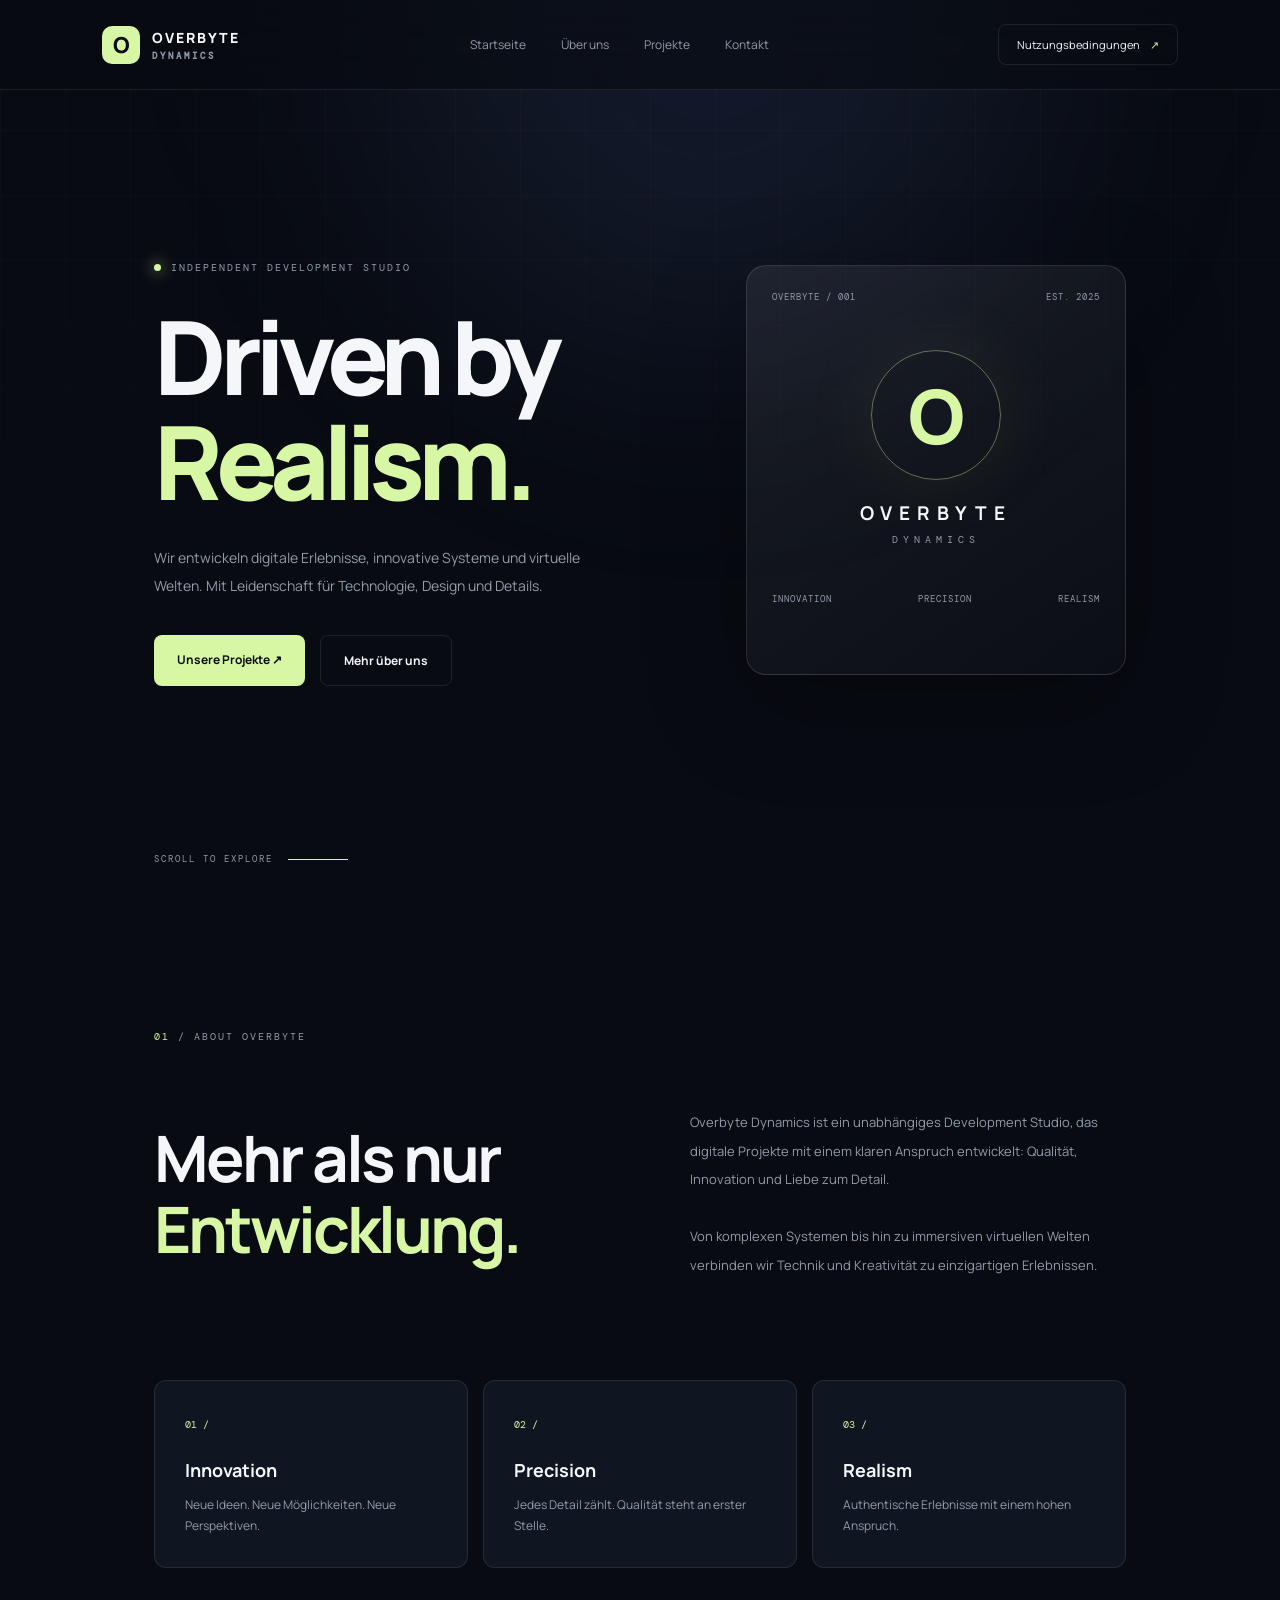
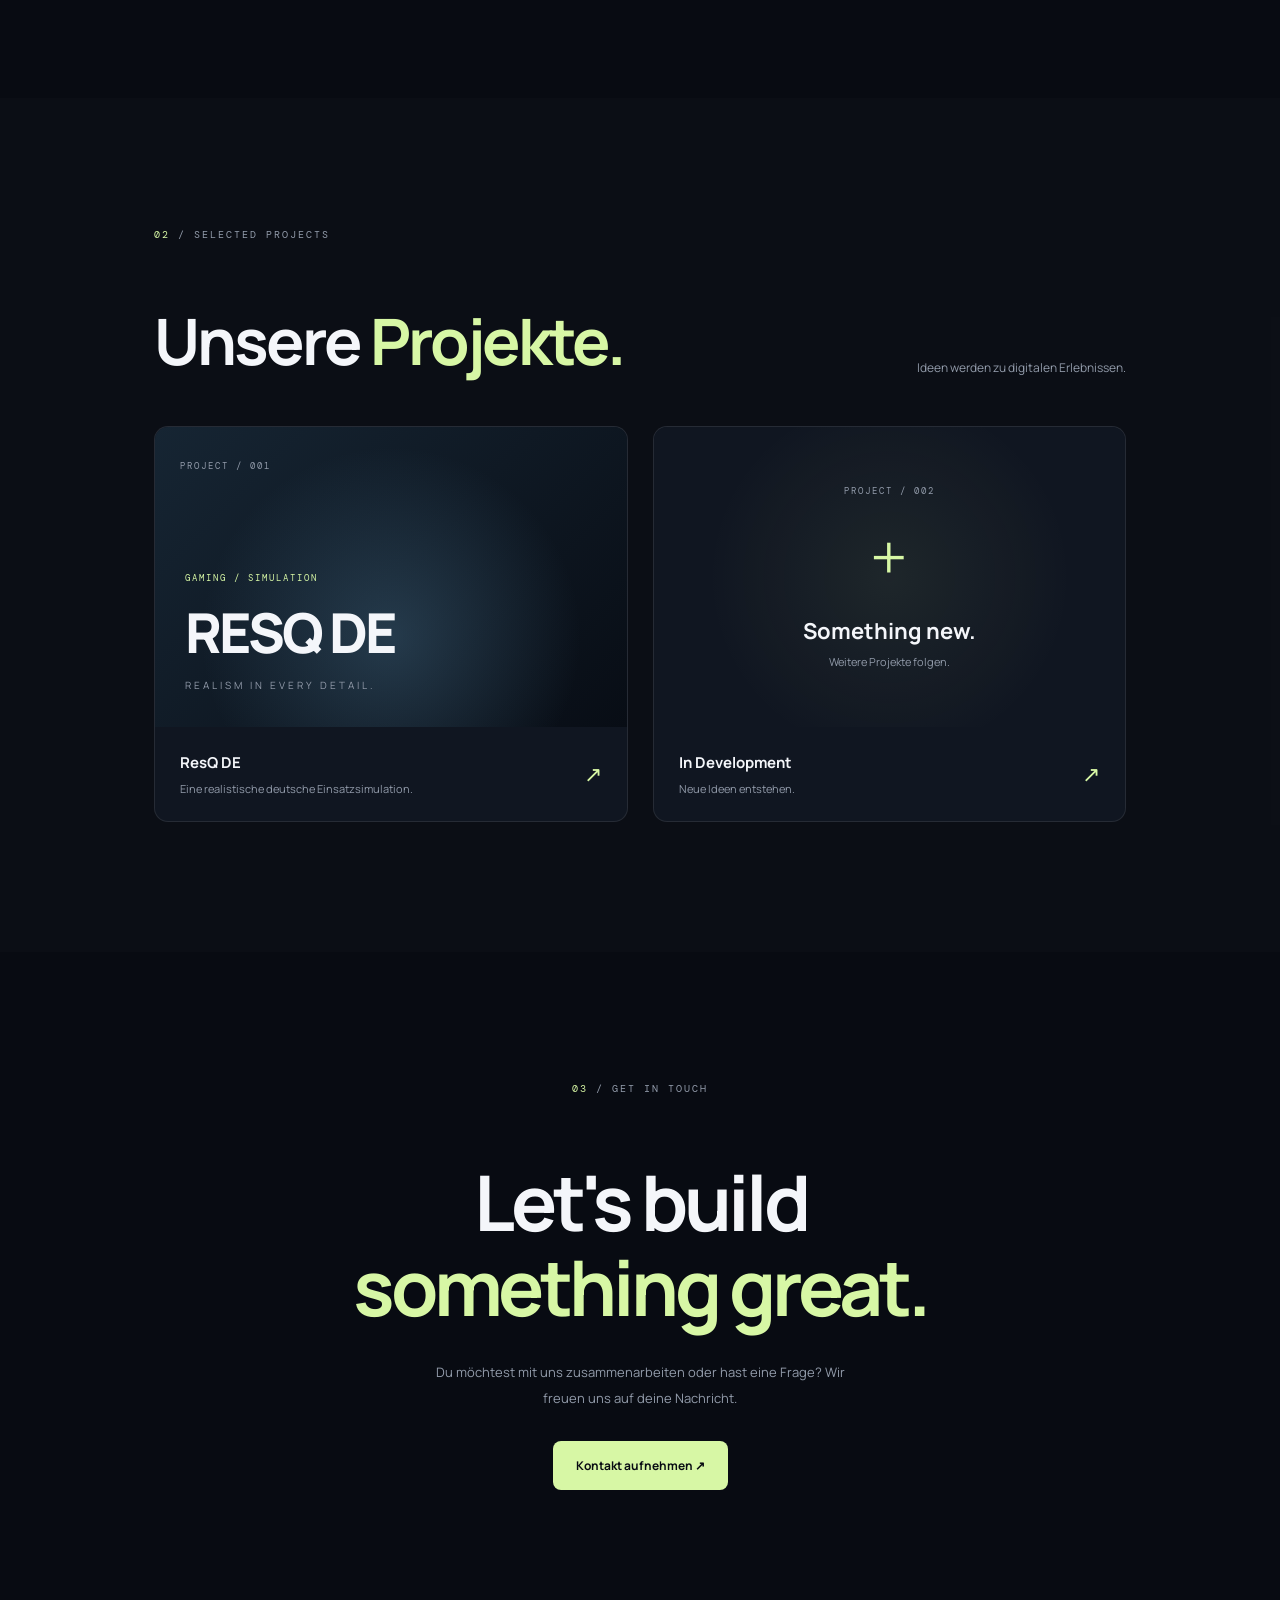
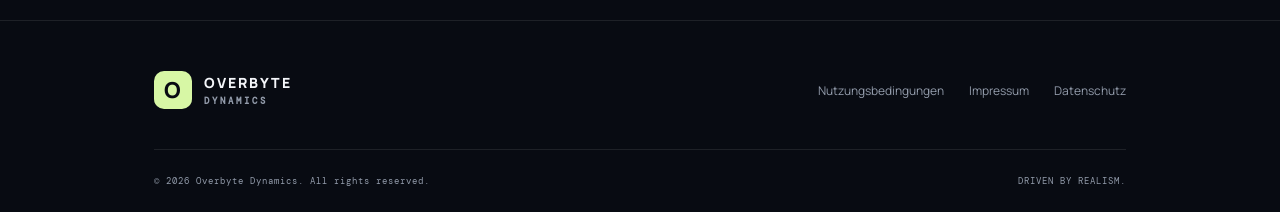
<file: index.html>
<!DOCTYPE html>
<html lang="de">
<head>
    <meta charset="UTF-8">
    <meta name="viewport" content="width=device-width, initial-scale=1.0">

    <title>Overbyte Dynamics – Driven by Realism</title>

    <meta name="description" content="Overbyte Dynamics – Independent Development Studio. Wir entwickeln digitale Erlebnisse, Systeme und Welten.">

    <meta name="theme-color" content="#080b12">

    <link rel="icon" href="assets/logo.webp">
    <link rel="stylesheet" href="style.css">

    <link rel="preconnect" href="https://fonts.googleapis.com">
    <link rel="preconnect" href="https://fonts.gstatic.com" crossorigin>

    <link href="https://fonts.googleapis.com/css2?family=DM+Mono:wght@400;500&family=Manrope:wght@400;500;600;700;800&display=swap" rel="stylesheet">
</head>

<body>

    <!-- Hintergrund -->
    <div class="background-glow"></div>
    <div class="grid-background"></div>

    <!-- Navigation -->
    <header class="navbar">
        <a href="#" class="logo">
            <span class="logo-icon">O</span>
            <span class="logo-text">
                OVERBYTE
                <small>DYNAMICS</small>
            </span>
        </a>

        <nav class="nav-links">
            <a href="#home">Startseite</a>
            <a href="#about">Über uns</a>
            <a href="#projects">Projekte</a>
            <a href="#contact">Kontakt</a>
        </nav>

        <a href="terms.html" class="nav-button">
            Nutzungsbedingungen <span>↗</span>
        </a>

        <button class="menu-toggle" aria-label="Menü öffnen">
            ☰
        </button>
    </header>


    <!-- Hero -->
    <main>

        <section class="hero" id="home">

            <div class="hero-content">

                <div class="status">
                    <span class="status-dot"></span>
                    INDEPENDENT DEVELOPMENT STUDIO
                </div>

                <h1>
                    Driven by<br>
                    <span>Realism.</span>
                </h1>

                <p class="hero-description">
                    Wir entwickeln digitale Erlebnisse, innovative Systeme
                    und virtuelle Welten. Mit Leidenschaft für Technologie,
                    Design und Details.
                </p>

                <div class="hero-buttons">
                    <a href="#projects" class="button-primary">
                        Unsere Projekte <span>↗</span>
                    </a>

                    <a href="#about" class="button-secondary">
                        Mehr über uns
                    </a>
                </div>

            </div>

            <div class="hero-visual">
                <div class="visual-card">

                    <div class="visual-top">
                        <span>OVERBYTE / 001</span>
                        <span>EST. 2025</span>
                    </div>

                    <div class="visual-center">
                        <div class="visual-circle">
                            <span>O</span>
                        </div>

                        <h2>OVERBYTE</h2>
                        <p>DYNAMICS</p>
                    </div>

                    <div class="visual-bottom">
                        <span>INNOVATION</span>
                        <span>PRECISION</span>
                        <span>REALISM</span>
                    </div>

                </div>
            </div>

            <div class="hero-bottom">
                <span>SCROLL TO EXPLORE</span>
                <span class="scroll-line"></span>
            </div>

        </section>


        <!-- Über uns -->
        <section class="about section" id="about">

            <div class="section-label">
                <span>01</span> / ABOUT OVERBYTE
            </div>

            <div class="about-content">

                <h2>
                    Mehr als nur<br>
                    <span>Entwicklung.</span>
                </h2>

                <p>
                    Overbyte Dynamics ist ein unabhängiges Development Studio,
                    das digitale Projekte mit einem klaren Anspruch entwickelt:
                    Qualität, Innovation und Liebe zum Detail.

                    <br><br>

                    Von komplexen Systemen bis hin zu immersiven virtuellen
                    Welten verbinden wir Technik und Kreativität zu
                    einzigartigen Erlebnissen.
                </p>

            </div>

            <div class="values">

                <div class="value-card">
                    <span>01 /</span>
                    <h3>Innovation</h3>
                    <p>Neue Ideen. Neue Möglichkeiten. Neue Perspektiven.</p>
                </div>

                <div class="value-card">
                    <span>02 /</span>
                    <h3>Precision</h3>
                    <p>Jedes Detail zählt. Qualität steht an erster Stelle.</p>
                </div>

                <div class="value-card">
                    <span>03 /</span>
                    <h3>Realism</h3>
                    <p>Authentische Erlebnisse mit einem hohen Anspruch.</p>
                </div>

            </div>

        </section>


        <!-- Projekte -->
        <section class="projects section" id="projects">

            <div class="section-label">
                <span>02</span> / SELECTED PROJECTS
            </div>

            <div class="projects-heading">
                <h2>Unsere <span>Projekte.</span></h2>
                <p>Ideen werden zu digitalen Erlebnissen.</p>
            </div>

            <div class="project-grid">

                <article class="project-card resq">

                    <div class="project-image">
                        <span class="project-number">PROJECT / 001</span>

                        <div class="project-image-content">
                            <span class="project-tag">GAMING / SIMULATION</span>
                            <h3>RESQ DE</h3>
                            <p>REALISM IN EVERY DETAIL.</p>
                        </div>
                    </div>

                    <div class="project-info">
                        <div>
                            <h3>ResQ DE</h3>
                            <p>Eine realistische deutsche Einsatzsimulation.</p>
                        </div>

                        <span class="project-arrow">↗</span>
                    </div>

                </article>


                <article class="project-card coming">

                    <div class="coming-content">
                        <span class="project-number">PROJECT / 002</span>
                        <div class="coming-icon">+</div>
                        <h3>Something new.</h3>
                        <p>Weitere Projekte folgen.</p>
                    </div>

                    <div class="project-info">
                        <div>
                            <h3>In Development</h3>
                            <p>Neue Ideen entstehen.</p>
                        </div>

                        <span class="project-arrow">↗</span>
                    </div>

                </article>

            </div>

        </section>


        <!-- Kontakt -->
        <section class="contact section" id="contact">

            <div class="section-label">
                <span>03</span> / GET IN TOUCH
            </div>

            <div class="contact-content">

                <h2>
                    Let's build<br>
                    <span>something great.</span>
                </h2>

                <p>
                    Du möchtest mit uns zusammenarbeiten oder hast eine Frage?
                    Wir freuen uns auf deine Nachricht.
                </p>

                <a href="mailto:contact@overbyte.de" class="button-primary">
                    Kontakt aufnehmen ↗
                </a>

            </div>

        </section>

    </main>


    <!-- Footer -->
    <footer class="footer">

        <a href="#" class="logo">
            <span class="logo-icon">O</span>
            <span class="logo-text">
                OVERBYTE
                <small>DYNAMICS</small>
            </span>
        </a>

        <div class="footer-links">
            <a href="terms.html">Nutzungsbedingungen</a>
            <a href="imprint.html">Impressum</a>
            <a href="privacy.html">Datenschutz</a>
        </div>

        <div class="footer-bottom">
            <span>© 2026 Overbyte Dynamics. All rights reserved.</span>
            <span>DRIVEN BY REALISM.</span>
        </div>

    </footer>


    <script>
        const menuButton = document.querySelector(".menu-toggle");
        const navLinks = document.querySelector(".nav-links");

        menuButton.addEventListener("click", () => {
            navLinks.classList.toggle("active");
        });

        document.querySelectorAll(".nav-links a").forEach(link => {
            link.addEventListener("click", () => {
                navLinks.classList.remove("active");
            });
        });

        const observer = new IntersectionObserver((entries) => {
            entries.forEach(entry => {
                if (entry.isIntersecting) {
                    entry.target.classList.add("visible");
                }
            });
        }, { threshold: 0.12 });

        document.querySelectorAll(".section, .project-card, .value-card")
            .forEach(element => {
                element.classList.add("reveal");
                observer.observe(element);
            });
    </script>

</body>
</html>
</file>
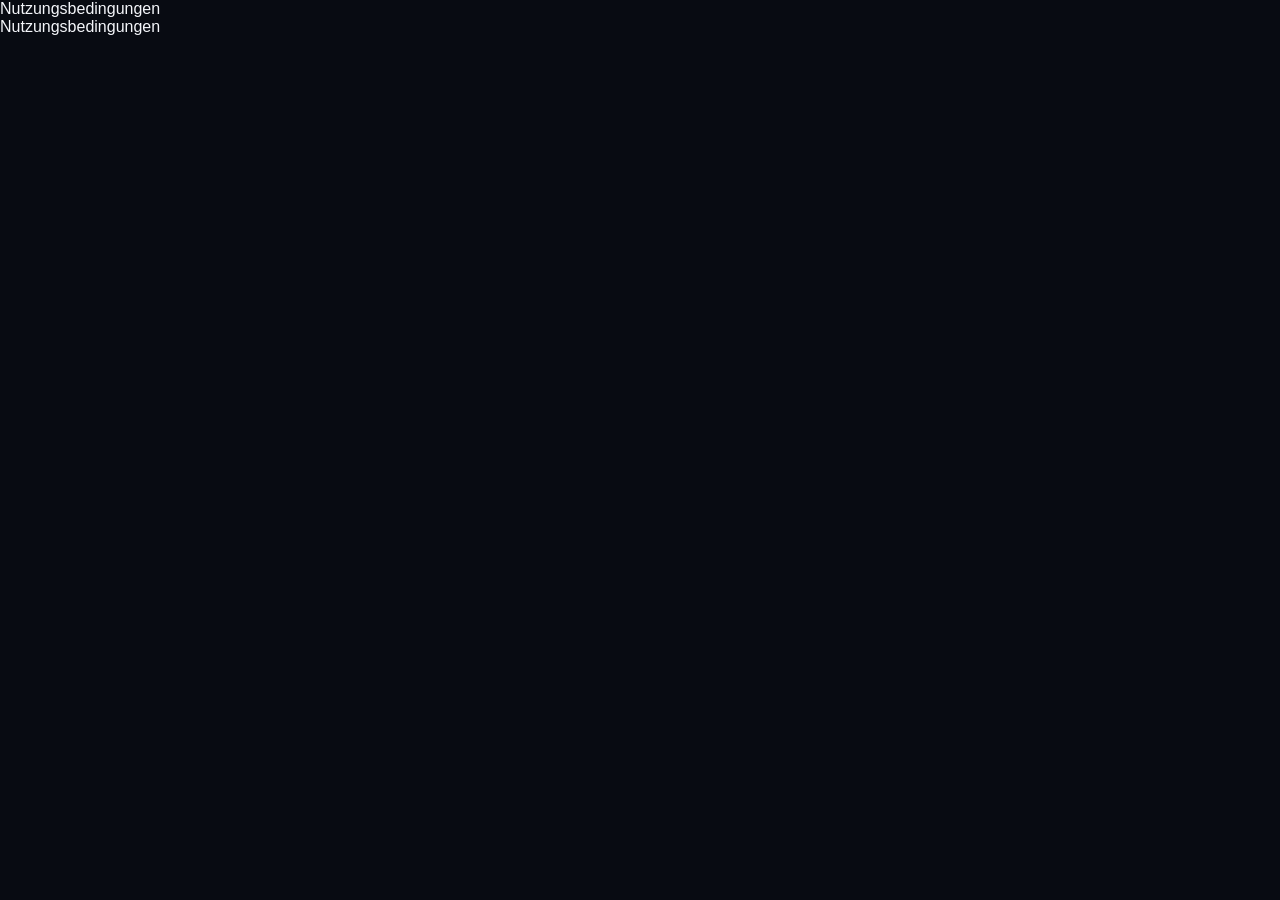
<file: mainpagenew.html>
<!DOCTYPE html>
<head>
    <title>Hauptseite Overbyte Dynamics V2</title>
    <meta charset="UTF-8">
    <meta name="viewport" content="width=device-width, initial-scale=1">
    <link rel="stylesheet" href="style.css">
</head>
<nav>
    <div class="navbuttons">
        <a href="terms.html">Nutzungsbedingungen</a>
    </div>
</nav>

<body>
    <dif class="Sublinks">
    <a href="terms.html">Nutzungsbedingungen</a>
    </dif>
</body>
</file>
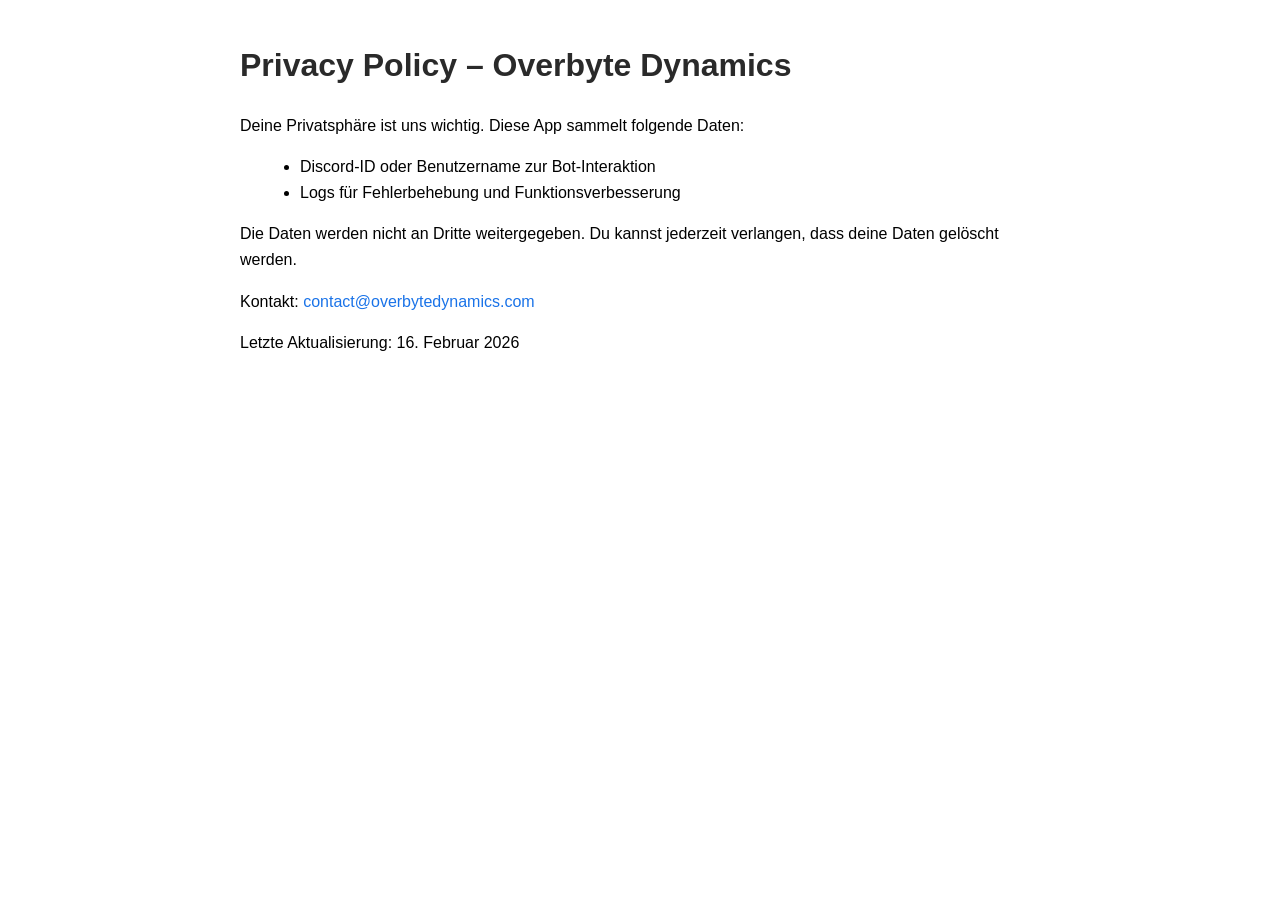
<file: privacy.html>
<!DOCTYPE html>
<html lang="de">
<head>
  <meta charset="UTF-8">
  <title>Privacy Policy – Overbyte Dynamics</title>
  <style>
    body { font-family: Arial, sans-serif; max-width: 800px; margin: 40px auto; line-height: 1.6; padding: 0 20px; }
    h1 { color: #2a2a2a; }
    ul { margin-left: 20px; }
    a { color: #1a73e8; text-decoration: none; }
    a:hover { text-decoration: underline; }
  </style>
</head>
<body>
  <h1>Privacy Policy – Overbyte Dynamics</h1>
  <p>Deine Privatsphäre ist uns wichtig. Diese App sammelt folgende Daten:</p>
  <ul>
    <li>Discord-ID oder Benutzername zur Bot-Interaktion</li>
    <li>Logs für Fehlerbehebung und Funktionsverbesserung</li>
  </ul>
  <p>Die Daten werden nicht an Dritte weitergegeben. Du kannst jederzeit verlangen, dass deine Daten gelöscht werden.</p>
  <p>Kontakt: <a href="mailto:contact@overbytedynamics.com">contact@overbytedynamics.com</a></p>
  <p>Letzte Aktualisierung: 16. Februar 2026</p>
</body>
</html>
</file>
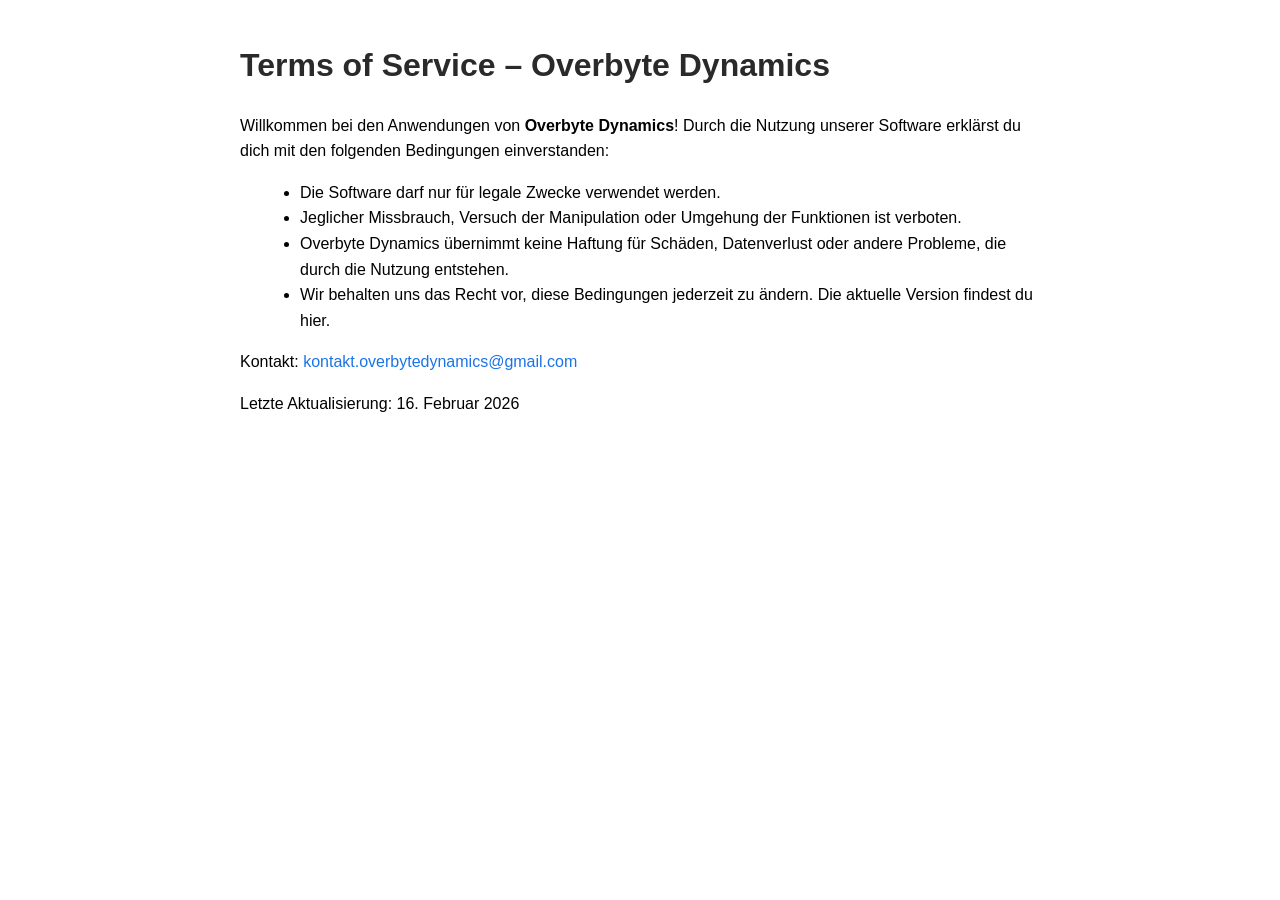
<file: terms.html>
<!DOCTYPE html>
<html lang="de">
<head>
  <meta charset="UTF-8">
  <title>Terms of Service – Overbyte Dynamics</title>
  <style>
    body { font-family: Arial, sans-serif; max-width: 800px; margin: 40px auto; line-height: 1.6; padding: 0 20px; }
    h1 { color: #2a2a2a; }
    ul { margin-left: 20px; }
    a { color: #1a73e8; text-decoration: none; }
    a:hover { text-decoration: underline; }
  </style>
</head>
<body>
  <h1>Terms of Service – Overbyte Dynamics</h1>
  <p>Willkommen bei den Anwendungen von <strong>Overbyte Dynamics</strong>! Durch die Nutzung unserer Software erklärst du dich mit den folgenden Bedingungen einverstanden:</p>
  <ul>
    <li>Die Software darf nur für legale Zwecke verwendet werden.</li>
    <li>Jeglicher Missbrauch, Versuch der Manipulation oder Umgehung der Funktionen ist verboten.</li>
    <li>Overbyte Dynamics übernimmt keine Haftung für Schäden, Datenverlust oder andere Probleme, die durch die Nutzung entstehen.</li>
    <li>Wir behalten uns das Recht vor, diese Bedingungen jederzeit zu ändern. Die aktuelle Version findest du hier.</li>
  </ul>
  <p>Kontakt: <a href="mailto:kontakt.overbytedynamics@gmail.com">kontakt.overbytedynamics@gmail.com</a></p>
  <p>Letzte Aktualisierung: 16. Februar 2026</p>
</body>
</html>
</file>
<file: style.css>
/* =====================================
   OVERBYTE DYNAMICS
   Modern Dark Studio Design
===================================== */

:root {
    --background: #080b12;
    --surface: #101621;
    --surface-light: #151e2b;
    --accent: #d7f7a5;
    --text: #f4f6fa;
    --muted: #929baa;
    --border: rgba(255,255,255,0.09);
}

* {
    margin: 0;
    padding: 0;
    box-sizing: border-box;
}

html {
    scroll-behavior: smooth;
    scroll-padding-top: 100px;
}

body {
    background: var(--background);
    color: var(--text);
    font-family: 'Manrope', sans-serif;
    overflow-x: hidden;
}

a {
    color: inherit;
    text-decoration: none;
}

/* BACKGROUND */

.background-glow {
    position: fixed;
    width: 650px;
    height: 650px;
    top: -300px;
    left: 30%;
    background: rgba(115, 150, 255, 0.10);
    filter: blur(130px);
    border-radius: 50%;
    pointer-events: none;
    z-index: -1;
}

.grid-background {
    position: fixed;
    inset: 0;
    z-index: -2;
    pointer-events: none;

    background-image:
        linear-gradient(rgba(255,255,255,0.025) 1px, transparent 1px),
        linear-gradient(90deg, rgba(255,255,255,0.025) 1px, transparent 1px);

    background-size: 65px 65px;

    mask-image: linear-gradient(to bottom, black, transparent 85%);
}


/* NAVIGATION */

.navbar {
    height: 90px;
    width: 100%;
    padding: 0 8%;
    display: flex;
    align-items: center;
    justify-content: space-between;

    position: absolute;
    top: 0;
    z-index: 100;
    border-bottom: 1px solid var(--border);

    background: rgba(8,11,18,0.65);
    backdrop-filter: blur(20px);
}

.logo {
    display: flex;
    align-items: center;
    gap: 12px;
}

.logo-icon {
    width: 38px;
    height: 38px;
    background: var(--accent);
    color: #080b12;
    border-radius: 10px;
    display: grid;
    place-items: center;
    font-weight: 800;
    font-size: 22px;
}

.logo-text {
    font-size: 14px;
    font-weight: 800;
    letter-spacing: 2px;
}

.logo-text small {
    display: block;
    font-family: 'DM Mono', monospace;
    font-size: 9px;
    color: var(--muted);
    letter-spacing: 3px;
    margin-top: 3px;
}

.nav-links {
    display: flex;
    align-items: center;
    gap: 35px;
}

.nav-links a,
.footer-links a {
    font-size: 12px;
    color: var(--muted);
    transition: 0.25s;
}

.nav-links a:hover,
.footer-links a:hover {
    color: var(--accent);
}

.nav-button {
    padding: 12px 18px;
    border: 1px solid var(--border);
    border-radius: 8px;
    font-size: 11px;
    transition: 0.3s;
}

.nav-button:hover {
    border-color: var(--accent);
    color: var(--accent);
}

.nav-button span {
    margin-left: 8px;
    color: var(--accent);
}

.menu-toggle {
    display: none;
    background: none;
    color: white;
    border: none;
    font-size: 25px;
    cursor: pointer;
}


/* HERO */

.hero {
    min-height: 850px;
    height: 100vh;
    max-height: 1050px;

    display: flex;
    align-items: center;
    justify-content: space-between;

    padding: 140px 12% 100px;
    position: relative;
}

.hero-content {
    max-width: 650px;
    animation: fadeUp 1s ease forwards;
}

.status {
    display: inline-flex;
    align-items: center;
    gap: 10px;

    font-family: 'DM Mono', monospace;
    font-size: 10px;
    letter-spacing: 2px;
    color: var(--muted);

    margin-bottom: 30px;
}

.status-dot {
    width: 7px;
    height: 7px;
    border-radius: 50%;
    background: var(--accent);
    box-shadow: 0 0 15px var(--accent);
}

.hero h1 {
    font-size: clamp(65px, 8vw, 112px);
    line-height: 1.03;
    font-weight: 800;
    letter-spacing: -7px;
}

.hero h1 span,
.about h2 span,
.projects-heading h2 span,
.contact h2 span {
    color: var(--accent);
}

.hero-description {
    max-width: 470px;
    color: var(--muted);
    font-size: 14px;
    line-height: 2;
    margin-top: 30px;
}

.hero-buttons {
    display: flex;
    gap: 15px;
    margin-top: 35px;
}

.button-primary,
.button-secondary {
    padding: 16px 23px;
    border-radius: 8px;
    font-size: 12px;
    font-weight: 700;
    transition: 0.3s;
    display: inline-block;
}

.button-primary {
    background: var(--accent);
    color: #080b12;
}

.button-primary:hover {
    transform: translateY(-4px);
    box-shadow: 0 10px 40px rgba(215,247,165,0.15);
}

.button-secondary {
    border: 1px solid var(--border);
    color: var(--text);
}

.button-secondary:hover {
    border-color: var(--accent);
    color: var(--accent);
}


/* HERO VISUAL */

.hero-visual {
    width: 380px;
    animation: fadeUp 1.2s ease forwards;
}

.visual-card {
    height: 410px;
    padding: 25px;

    border: 1px solid rgba(255,255,255,0.12);
    border-radius: 20px;

    background: linear-gradient(
        145deg,
        rgba(255,255,255,0.07),
        rgba(255,255,255,0.015)
    );

    backdrop-filter: blur(20px);
    box-shadow: 0 30px 100px rgba(0,0,0,0.3);
}

.visual-top,
.visual-bottom {
    display: flex;
    justify-content: space-between;
    font-family: 'DM Mono', monospace;
    font-size: 9px;
    color: var(--muted);
    letter-spacing: 1px;
}

.visual-center {
    height: 290px;
    display: flex;
    flex-direction: column;
    align-items: center;
    justify-content: center;
}

.visual-circle {
    width: 130px;
    height: 130px;
    border: 1px solid rgba(215,247,165,0.4);
    border-radius: 50%;

    display: grid;
    place-items: center;

    box-shadow: 0 0 80px rgba(215,247,165,0.08);
}

.visual-circle span {
    font-size: 75px;
    font-weight: 800;
    color: var(--accent);
}

.visual-center h2 {
    margin-top: 20px;
    letter-spacing: 7px;
    font-size: 19px;
}

.visual-center p {
    color: var(--muted);
    font-family: 'DM Mono', monospace;
    font-size: 10px;
    letter-spacing: 5px;
    margin-top: 7px;
}

.hero-bottom {
    position: absolute;
    bottom: 35px;
    left: 12%;

    display: flex;
    align-items: center;
    gap: 15px;

    color: var(--muted);
    font-family: 'DM Mono', monospace;
    font-size: 9px;
    letter-spacing: 2px;
}

.scroll-line {
    width: 60px;
    height: 1px;
    background: var(--accent);
}


/* GENERAL SECTIONS */

.section {
    padding: 130px 12%;
}

.section-label {
    font-family: 'DM Mono', monospace;
    font-size: 10px;
    color: var(--muted);
    letter-spacing: 2px;
    margin-bottom: 65px;
}

.section-label span {
    color: var(--accent);
}


/* ABOUT */

.about-content {
    display: grid;
    grid-template-columns: 1fr 1fr;
    gap: 100px;
    align-items: center;
}

.about h2,
.projects-heading h2 {
    font-size: clamp(45px, 5vw, 70px);
    line-height: 1.1;
    letter-spacing: -3px;
}

.about-content > p {
    color: var(--muted);
    font-size: 13px;
    line-height: 2.2;
}

.values {
    display: grid;
    grid-template-columns: repeat(3, 1fr);
    gap: 15px;
    margin-top: 100px;
}

.value-card {
    background: var(--surface);
    border: 1px solid var(--border);
    border-radius: 12px;
    padding: 30px;
    transition: 0.3s;
}

.value-card:hover {
    transform: translateY(-6px);
    border-color: rgba(215,247,165,0.4);
}

.value-card > span {
    font-family: 'DM Mono', monospace;
    color: var(--accent);
    font-size: 10px;
}

.value-card h3 {
    font-size: 18px;
    margin: 25px 0 12px;
}

.value-card p {
    font-size: 12px;
    color: var(--muted);
    line-height: 1.8;
}


/* PROJECTS */

.projects {
    background: rgba(255,255,255,0.015);
}

.projects-heading {
    display: flex;
    justify-content: space-between;
    align-items: end;
    margin-bottom: 50px;
}

.projects-heading > p {
    color: var(--muted);
    font-size: 12px;
}

.project-grid {
    display: grid;
    grid-template-columns: 1fr 1fr;
    gap: 25px;
}

.project-card {
    border: 1px solid var(--border);
    background: var(--surface);
    border-radius: 14px;
    overflow: hidden;
    transition: 0.3s;
}

.project-card:hover {
    transform: translateY(-7px);
    border-color: rgba(215,247,165,0.3);
}

.project-image {
    height: 300px;
    padding: 25px;
    position: relative;

    background:
        radial-gradient(circle at 50% 70%, rgba(80,125,155,0.35), transparent 60%),
        linear-gradient(135deg, #162533, #080d15);
}

.project-number {
    font-family: 'DM Mono', monospace;
    font-size: 9px;
    color: var(--muted);
    letter-spacing: 2px;
}

.project-image-content {
    position: absolute;
    left: 30px;
    bottom: 35px;
}

.project-tag {
    font-family: 'DM Mono', monospace;
    font-size: 9px;
    color: var(--accent);
    letter-spacing: 2px;
}

.project-image-content h3 {
    font-size: 55px;
    font-weight: 800;
    letter-spacing: -3px;
    margin: 8px 0;
}

.project-image-content p {
    font-size: 10px;
    letter-spacing: 3px;
    color: var(--muted);
}

.project-info {
    padding: 25px;
    display: flex;
    justify-content: space-between;
    align-items: center;
}

.project-info h3 {
    font-size: 15px;
    margin-bottom: 8px;
}

.project-info p {
    color: var(--muted);
    font-size: 11px;
}

.project-arrow {
    font-size: 22px;
    color: var(--accent);
}

.coming-content {
    height: 300px;
    padding: 25px;
    display: flex;
    flex-direction: column;
    align-items: center;
    justify-content: center;

    background:
        radial-gradient(circle, rgba(215,247,165,0.07), transparent 65%),
        #101621;
}

.coming-icon {
    font-size: 65px;
    font-weight: 300;
    color: var(--accent);
    margin: 15px 0;
}

.coming-content h3 {
    font-size: 22px;
}

.coming-content p {
    color: var(--muted);
    font-size: 11px;
    margin-top: 8px;
}


/* CONTACT */

.contact {
    text-align: center;
}

.contact-content {
    max-width: 700px;
    margin: auto;
}

.contact h2 {
    font-size: clamp(45px, 6vw, 80px);
    letter-spacing: -4px;
    line-height: 1.1;
}

.contact-content > p {
    max-width: 450px;
    margin: 30px auto;
    font-size: 13px;
    line-height: 2;
    color: var(--muted);
}


/* FOOTER */

.footer {
    padding: 50px 12% 25px;
    border-top: 1px solid var(--border);

    display: grid;
    grid-template-columns: 1fr 1fr;
    gap: 40px;
}

.footer-links {
    display: flex;
    justify-content: end;
    gap: 25px;
    align-items: center;
    flex-wrap: wrap;
}

.footer-bottom {
    grid-column: 1 / -1;
    border-top: 1px solid var(--border);
    padding-top: 25px;
    display: flex;
    justify-content: space-between;

    font-family: 'DM Mono', monospace;
    font-size: 9px;
    letter-spacing: 1px;
    color: var(--muted);
}


/* ANIMATIONS */

@keyframes fadeUp {
    from {
        opacity: 0;
        transform: translateY(30px);
    }

    to {
        opacity: 1;
        transform: translateY(0);
    }
}

.reveal {
    opacity: 0;
    transform: translateY(30px);
    transition: opacity 0.8s ease, transform 0.8s ease;
}

.reveal.visible {
    opacity: 1;
    transform: translateY(0);
}


/* MOBILE */

@media (max-width: 900px) {

    .navbar {
        padding: 0 6%;
    }

    .nav-links {
        gap: 15px;
    }

    .nav-button {
        display: none;
    }

    .hero {
        padding: 150px 8% 100px;
    }

    .hero-visual {
        width: 300px;
    }

    .about-content {
        gap: 40px;
    }

    .section {
        padding: 100px 8%;
    }
}

@media (max-width: 650px) {

    .navbar {
        height: 75px;
    }

    .menu-toggle {
        display: block;
    }

    .nav-links {
        display: none;
        position: absolute;
        top: 75px;
        left: 0;
        width: 100%;
        padding: 25px;
        background: #101621;
        border-bottom: 1px solid var(--border);

        flex-direction: column;
        align-items: flex-start;
    }

    .nav-links.active {
        display: flex;
    }

    .hero {
        height: auto;
        min-height: 900px;
        max-height: none;
        flex-direction: column;
        align-items: flex-start;
        justify-content: center;
        gap: 60px;
        padding: 150px 7% 100px;
    }

    .hero h1 {
        font-size: 65px;
        letter-spacing: -4px;
    }

    .hero-visual {
        width: 100%;
    }

    .visual-card {
        height: 350px;
    }

    .visual-center {
        height: 235px;
    }

    .hero-bottom {
        left: 7%;
    }

    .section {
        padding: 90px 7%;
    }

    .about-content {
        grid-template-columns: 1fr;
        gap: 30px;
    }

    .values {
        grid-template-columns: 1fr;
        margin-top: 50px;
    }

    .projects-heading {
        flex-direction: column;
        align-items: flex-start;
        gap: 20px;
    }

    .project-grid {
        grid-template-columns: 1fr;
    }

    .footer {
        grid-template-columns: 1fr;
        padding: 40px 7% 25px;
    }

    .footer-links {
        justify-content: flex-start;
    }

    .footer-bottom {
        flex-direction: column;
        gap: 15px;
    }

    .contact h2 {
        letter-spacing: -2px;
    }
}

@media (prefers-reduced-motion: reduce) {
    *,
    *::before,
    *::after {
        animation-duration: 0.01ms !important;
        transition-duration: 0.01ms !important;
        scroll-behavior: auto !important;
    }
}
</file>
